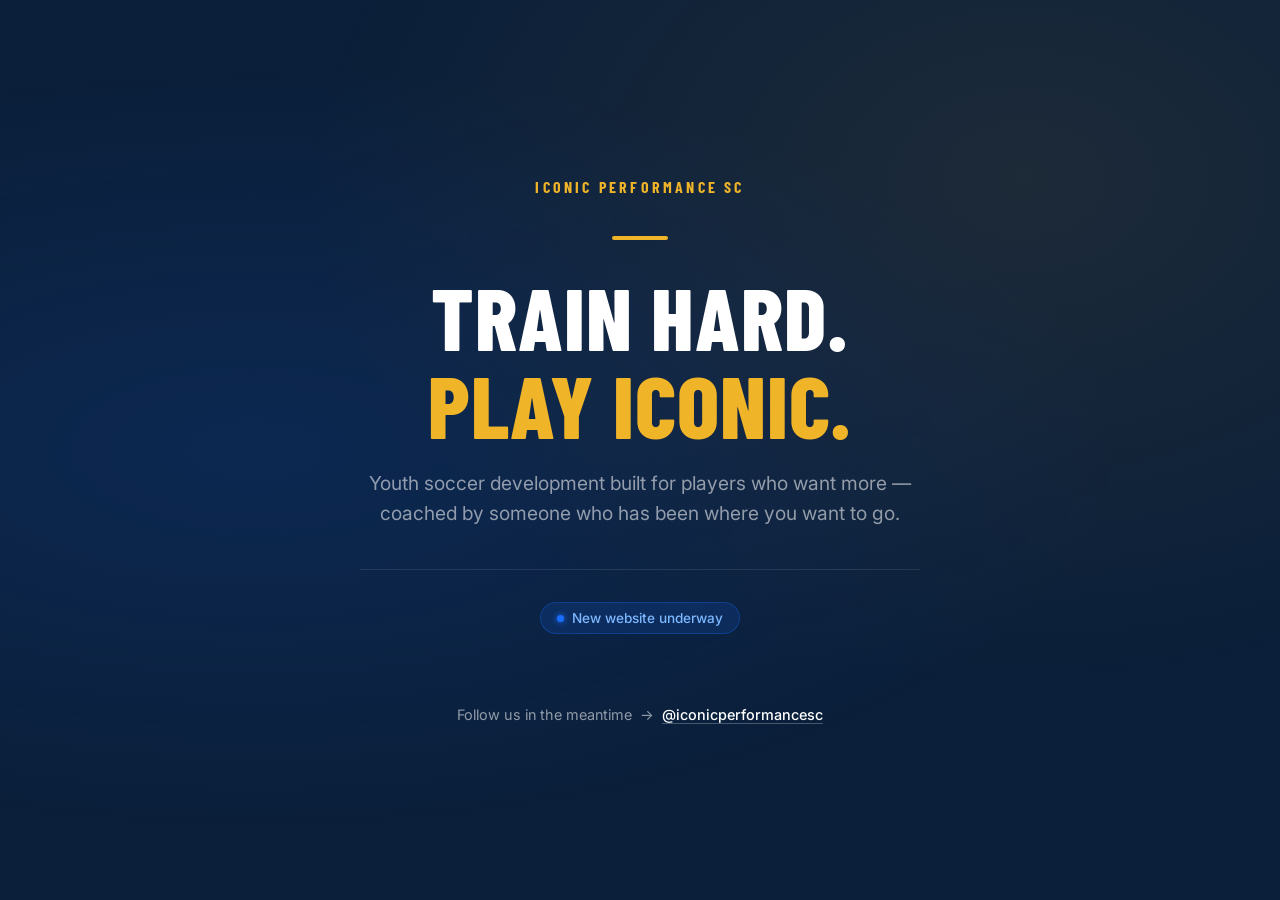
<file: clients/ipsc/coming-soon/index.html>
<!DOCTYPE html>
<html lang="en">
<head>
  <meta charset="UTF-8" />
  <meta name="viewport" content="width=device-width, initial-scale=1.0" />
  <title>Iconic Performance SC — Coming Soon</title>
  <link rel="preconnect" href="https://fonts.googleapis.com" />
  <link rel="preconnect" href="https://fonts.gstatic.com" crossorigin />
  <link href="https://fonts.googleapis.com/css2?family=Barlow+Condensed:wght@700;800&family=Inter:wght@400;500&display=swap" rel="stylesheet" />
  <style>
    *, *::before, *::after {
      box-sizing: border-box;
      margin: 0;
      padding: 0;
    }

    :root {
      --navy:   #0B1F3A;
      --blue:   #1A6EFF;
      --gold:   #F0B429;
      --white:  #FFFFFF;
      --muted:  rgba(255, 255, 255, 0.55);
    }

    html, body {
      height: 100%;
    }

    body {
      font-family: 'Inter', sans-serif;
      background-color: var(--navy);
      color: var(--white);
      display: flex;
      flex-direction: column;
      align-items: center;
      justify-content: center;
      min-height: 100vh;
      padding: 2rem;
      text-align: center;
    }

    /* Subtle background texture */
    body::before {
      content: '';
      position: fixed;
      inset: 0;
      background:
        radial-gradient(ellipse at 20% 50%, rgba(26, 110, 255, 0.12) 0%, transparent 60%),
        radial-gradient(ellipse at 80% 20%, rgba(240, 180, 41, 0.08) 0%, transparent 50%);
      pointer-events: none;
    }

    .container {
      position: relative;
      max-width: 560px;
      width: 100%;
    }

    /* Gold accent bar */
    .accent-bar {
      width: 56px;
      height: 4px;
      background: var(--gold);
      margin: 0 auto 2rem;
      border-radius: 2px;
    }

    .logo-placeholder {
      font-family: 'Barlow Condensed', sans-serif;
      font-size: 1rem;
      font-weight: 700;
      letter-spacing: 0.2em;
      text-transform: uppercase;
      color: var(--gold);
      margin-bottom: 2.5rem;
    }

    h1 {
      font-family: 'Barlow Condensed', sans-serif;
      font-size: clamp(3rem, 10vw, 5.5rem);
      font-weight: 800;
      line-height: 1;
      text-transform: uppercase;
      letter-spacing: 0.01em;
      margin-bottom: 0.5rem;
    }

    h1 span {
      color: var(--gold);
    }

    .tagline {
      font-size: clamp(1rem, 3vw, 1.2rem);
      color: var(--muted);
      margin-top: 1.25rem;
      margin-bottom: 2.5rem;
      line-height: 1.6;
      font-weight: 400;
    }

    /* Divider */
    .divider {
      width: 100%;
      height: 1px;
      background: rgba(255,255,255,0.1);
      margin: 0 auto 2rem;
    }

    .status {
      display: inline-flex;
      align-items: center;
      gap: 0.5rem;
      background: rgba(26, 110, 255, 0.15);
      border: 1px solid rgba(26, 110, 255, 0.3);
      border-radius: 100px;
      padding: 0.45rem 1rem;
      font-size: 0.85rem;
      font-weight: 500;
      color: #7EB8FF;
      margin-bottom: 2rem;
    }

    .status::before {
      content: '';
      width: 7px;
      height: 7px;
      border-radius: 50%;
      background: var(--blue);
      box-shadow: 0 0 6px var(--blue);
      animation: pulse 2s ease-in-out infinite;
    }

    @keyframes pulse {
      0%, 100% { opacity: 1; }
      50%       { opacity: 0.4; }
    }

    .social {
      margin-top: 2.5rem;
      font-size: 0.9rem;
      color: var(--muted);
    }

    .social a {
      color: var(--white);
      text-decoration: none;
      font-weight: 500;
      border-bottom: 1px solid rgba(255,255,255,0.25);
      transition: color 0.2s, border-color 0.2s;
    }

    .social a:hover {
      color: var(--gold);
      border-color: var(--gold);
    }

    @media (max-width: 480px) {
      body { padding: 1.5rem; }
    }
  </style>
</head>
<body>
  <div class="container">
    <div class="logo-placeholder">Iconic Performance SC</div>

    <div class="accent-bar"></div>

    <h1>Train Hard.<br><span>Play Iconic.</span></h1>

    <p class="tagline">
      Youth soccer development built for players who want more —<br>
      coached by someone who has been where you want to go.
    </p>

    <div class="divider"></div>

    <div class="status">New website underway</div>

    <p class="social">
      Follow us in the meantime &nbsp;→&nbsp;
      <a href="https://www.instagram.com/iconicperformancesc" target="_blank" rel="noopener">
        @iconicperformancesc
      </a>
    </p>
  </div>
</body>
</html>
</file>
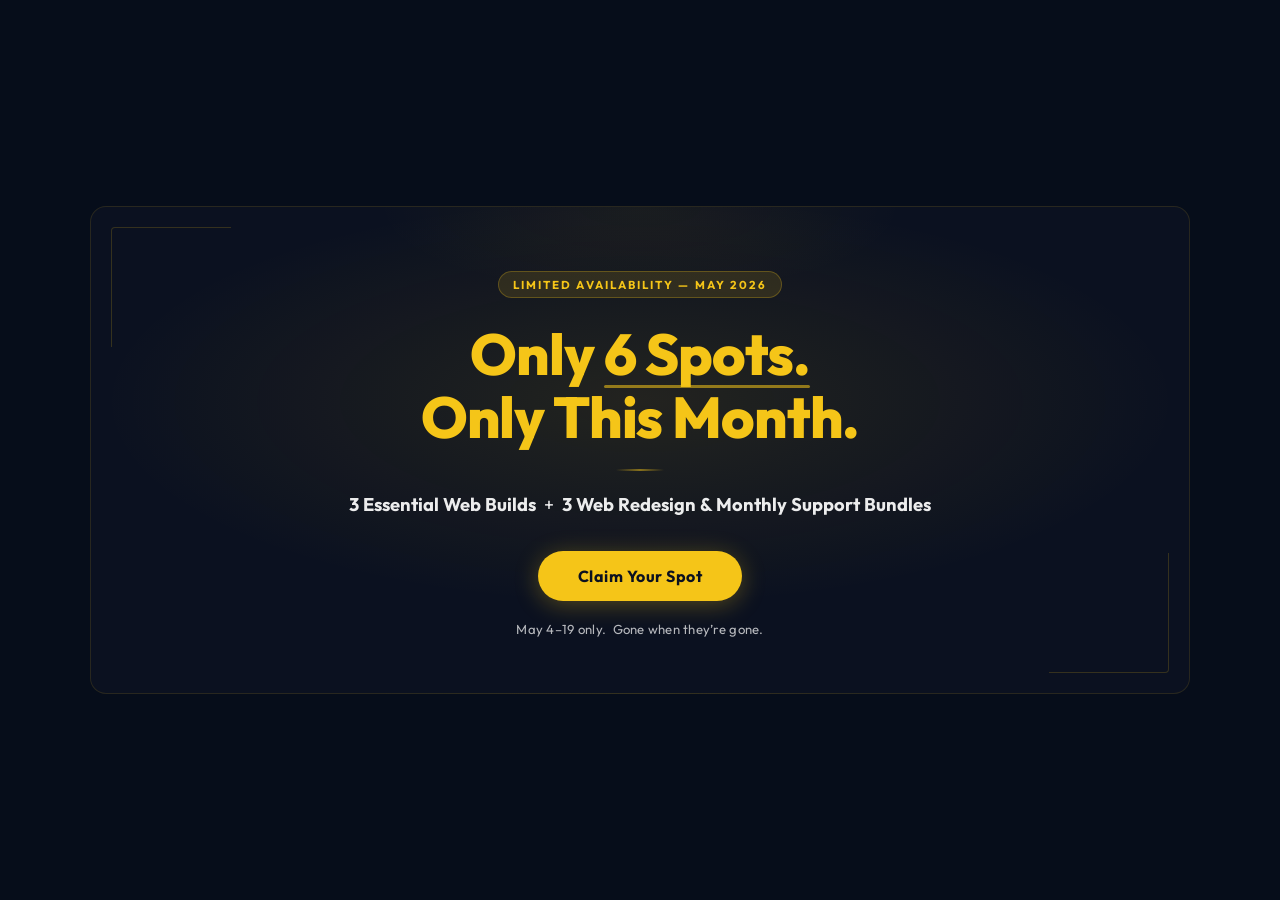
<file: clients/mpwd/may-sales-banner.html>
<!DOCTYPE html>
<html lang="en">
<head>
  <meta charset="UTF-8" />
  <meta name="viewport" content="width=device-width, initial-scale=1.0" />
  <title>MPWD — May Promo Banner Preview</title>
  <link rel="preconnect" href="https://fonts.googleapis.com" />
  <link rel="preconnect" href="https://fonts.gstatic.com" crossorigin />
  <link href="https://fonts.googleapis.com/css2?family=Outfit:wght@400;600;700;800&display=swap" rel="stylesheet" />
  <style>
    *, *::before, *::after {
      box-sizing: border-box;
      margin: 0;
      padding: 0;
    }

    body {
      background: #060d1a;
      display: flex;
      align-items: center;
      justify-content: center;
      min-height: 100vh;
      font-family: 'Outfit', sans-serif;
      padding: 40px 16px;
    }

    /* ── Banner Shell ── */
    .banner {
      width: 100%;
      max-width: 1100px;
      background-color: #0B1120;
      background-image:
        radial-gradient(ellipse 70% 60% at 50% 40%, rgba(245, 197, 24, 0.10) 0%, transparent 70%),
        radial-gradient(ellipse 40% 30% at 50% 0%, rgba(245, 197, 24, 0.06) 0%, transparent 60%);
      border: 1px solid rgba(245, 197, 24, 0.12);
      border-radius: 16px;
      padding: 64px 40px 56px;
      text-align: center;
      position: relative;
      overflow: hidden;
    }

    /* Subtle corner accent lines */
    .banner::before,
    .banner::after {
      content: '';
      position: absolute;
      width: 120px;
      height: 120px;
      border-color: rgba(245, 197, 24, 0.18);
      border-style: solid;
    }
    .banner::before {
      top: 20px;
      left: 20px;
      border-width: 1px 0 0 1px;
      border-radius: 4px 0 0 0;
    }
    .banner::after {
      bottom: 20px;
      right: 20px;
      border-width: 0 1px 1px 0;
      border-radius: 0 0 4px 0;
    }

    /* ── Eyebrow Tag ── */
    .eyebrow {
      display: inline-block;
      background: rgba(245, 197, 24, 0.12);
      color: #F5C518;
      font-size: 0.72rem;
      font-weight: 700;
      letter-spacing: 0.18em;
      text-transform: uppercase;
      padding: 5px 14px;
      border-radius: 100px;
      border: 1px solid rgba(245, 197, 24, 0.25);
      margin-bottom: 24px;
    }

    /* ── Headline ── */
    .headline {
      color: #F5C518;
      font-size: clamp(2.2rem, 5.5vw, 3.6rem);
      font-weight: 800;
      line-height: 1.1;
      letter-spacing: -0.02em;
      margin-bottom: 20px;
    }

    /* Highlight "6 Spots" with a subtle underline */
    .headline mark {
      background: none;
      color: inherit;
      position: relative;
    }
    .headline mark::after {
      content: '';
      position: absolute;
      left: 0;
      bottom: 2px;
      width: 100%;
      height: 3px;
      background: #F5C518;
      border-radius: 2px;
      opacity: 0.55;
    }

    /* ── Divider ── */
    .divider {
      width: 48px;
      height: 2px;
      background: linear-gradient(90deg, transparent, rgba(245, 197, 24, 0.5), transparent);
      border: none;
      margin: 0 auto 20px;
    }

    /* ── Package Line ── */
    .package-line {
      color: #ffffff;
      font-size: clamp(0.95rem, 2.2vw, 1.15rem);
      font-weight: 400;
      line-height: 1.55;
      max-width: 620px;
      margin: 0 auto 32px;
      opacity: 0.92;
    }

    .package-line strong {
      font-weight: 700;
      color: #ffffff;
    }

    /* ── CTA Button ── */
    .cta-wrap {
      margin-bottom: 20px;
    }

    .cta-btn {
      display: inline-block;
      background: #F5C518;
      color: #0B1120;
      font-family: 'Outfit', sans-serif;
      font-size: 1rem;
      font-weight: 700;
      letter-spacing: 0.03em;
      text-decoration: none;
      padding: 15px 40px;
      border-radius: 100px;
      border: none;
      cursor: pointer;
      transition: background 0.2s ease, transform 0.15s ease, box-shadow 0.2s ease;
      box-shadow: 0 4px 24px rgba(245, 197, 24, 0.30);
    }

    .cta-btn:hover {
      background: #ffd24d;
      transform: translateY(-2px);
      box-shadow: 0 8px 32px rgba(245, 197, 24, 0.45);
    }

    .cta-btn:active {
      transform: translateY(0);
    }

    /* ── Urgency Line ── */
    .urgency {
      color: rgba(255, 255, 255, 0.70);
      font-size: 0.82rem;
      font-weight: 400;
      letter-spacing: 0.02em;
    }

    /* ── Responsive ── */
    @media (max-width: 600px) {
      .banner {
        padding: 48px 24px 40px;
      }
      .banner::before,
      .banner::after {
        width: 60px;
        height: 60px;
      }
    }
  </style>
</head>
<body>

  <div class="banner" role="banner">

    <div class="eyebrow">Limited Availability &mdash; May 2026</div>

    <h1 class="headline">
      Only <mark>6 Spots.</mark><br />Only This Month.
    </h1>

    <hr class="divider" />

    <p class="package-line">
      <strong>3 Essential Web Builds</strong> &nbsp;+&nbsp; <strong>3 Web Redesign &amp; Monthly Support Bundles</strong>
    </p>

    <div class="cta-wrap">
      <a href="#" class="cta-btn">Claim Your Spot</a>
    </div>

    <p class="urgency">May 4&ndash;19 only. &nbsp;Gone when they&rsquo;re gone.</p>

  </div>

</body>
</html>
</file>
